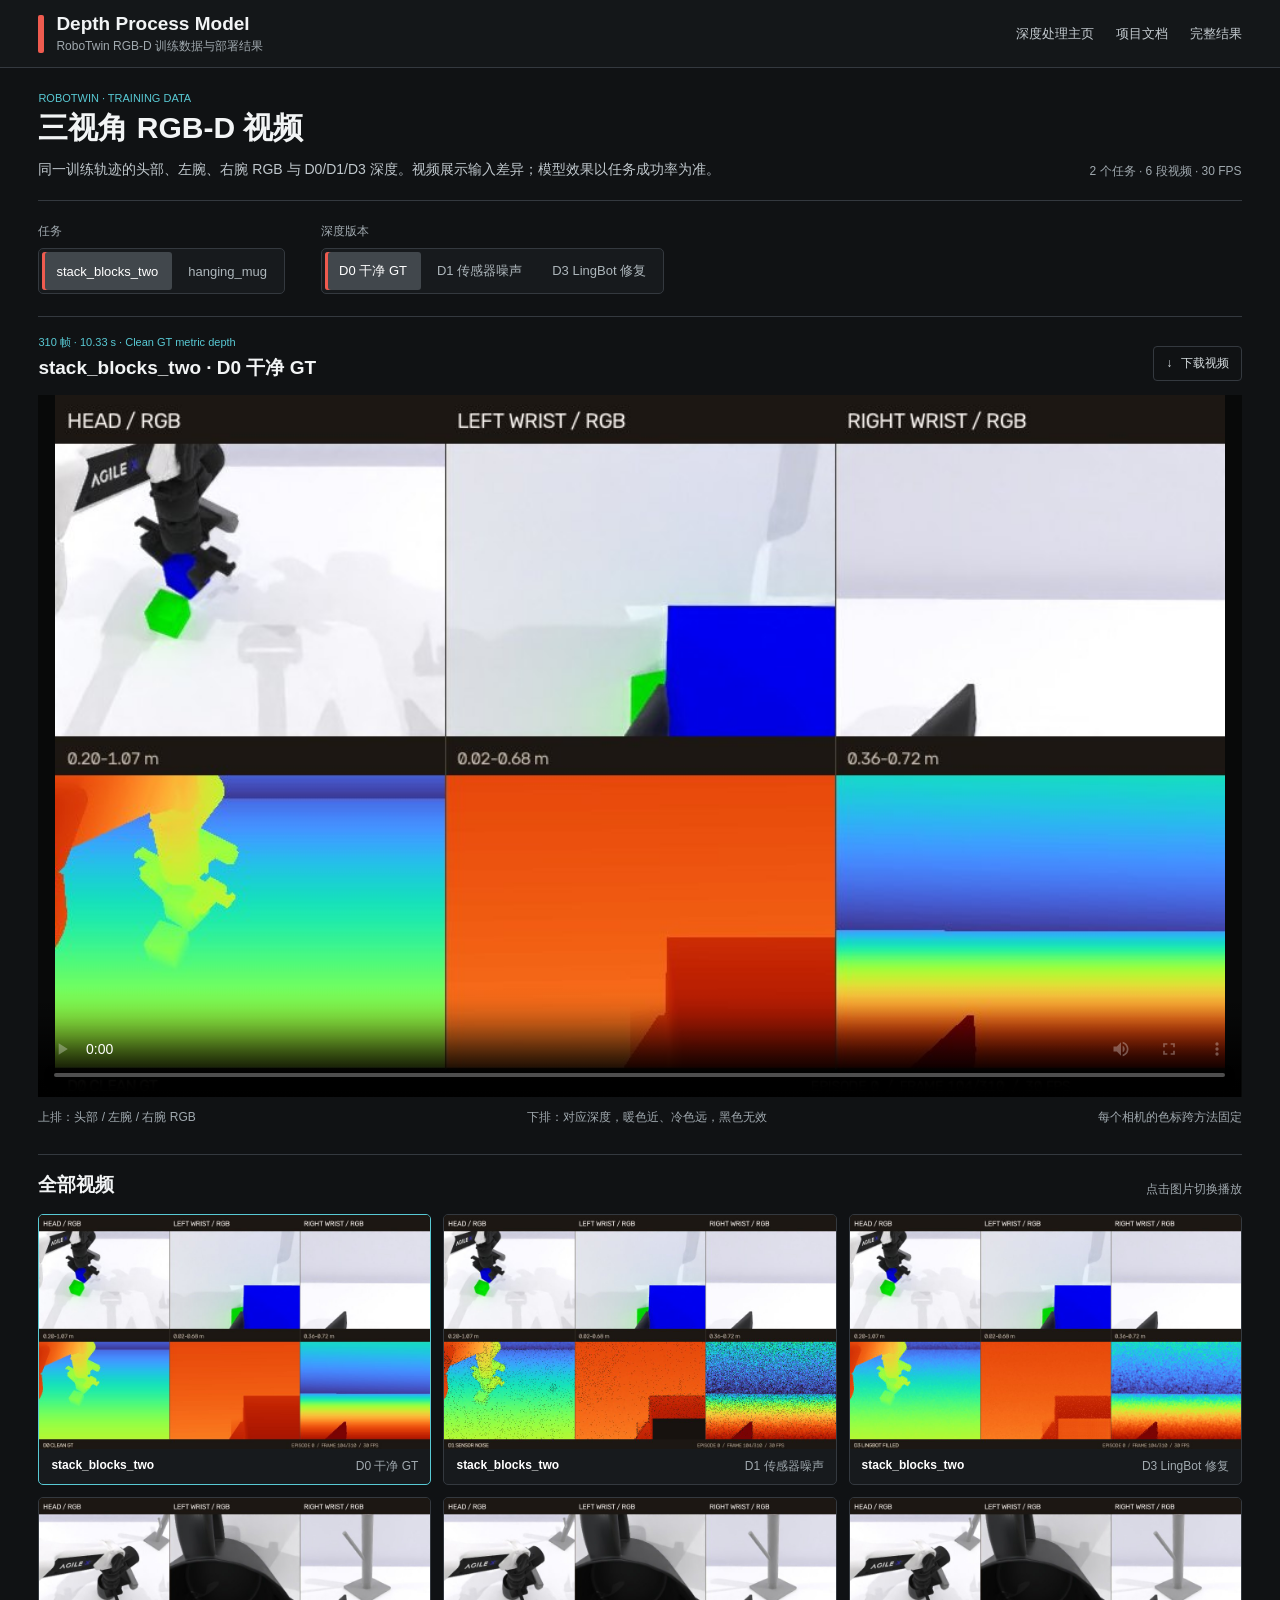
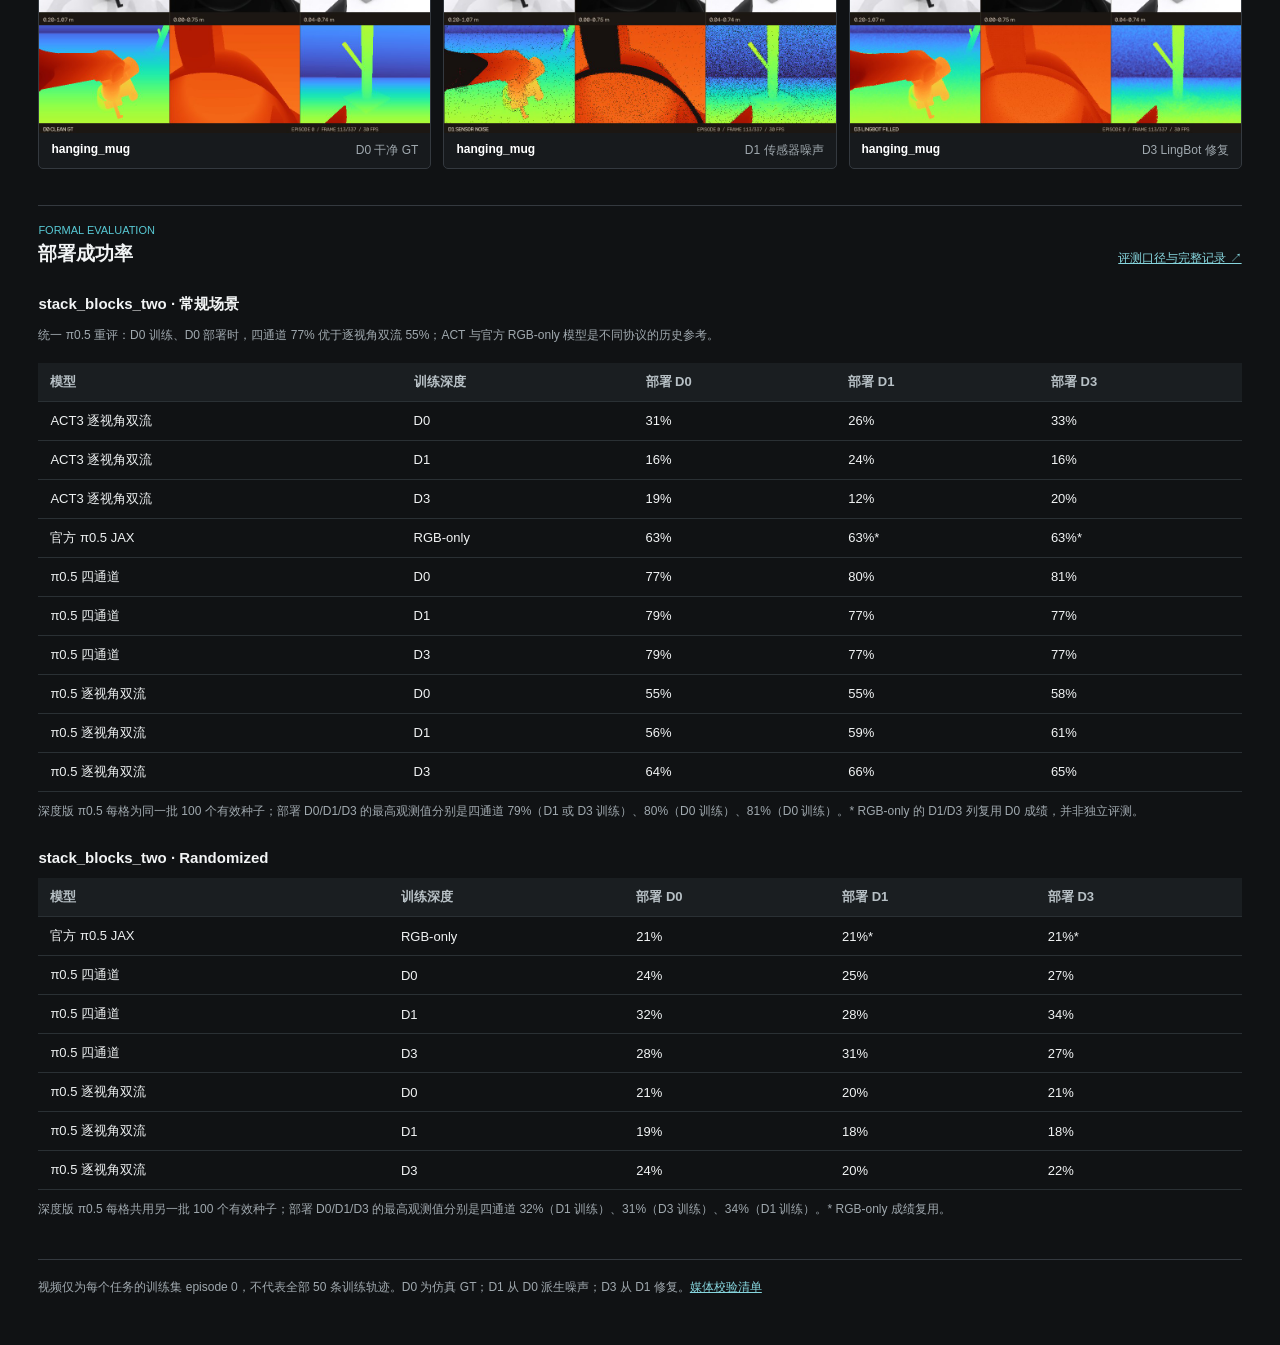
<file: docs/robotwin/index.html>
<!doctype html>
<html lang="zh-CN">
<head>
  <meta charset="utf-8">
  <meta name="viewport" content="width=device-width, initial-scale=1">
  <link rel="icon" href="data:,">
  <title>RoboTwin RGB-D 训练视频与部署结果</title>
  <link rel="stylesheet" href="styles.css">
  <script src="app.js" defer></script>
</head>
<body>
  <header class="site-header">
    <div class="brand"><span class="brand-mark" aria-hidden="true"></span><div><strong>Depth Process Model</strong><small>RoboTwin RGB-D 训练数据与部署结果</small></div></div>
    <nav aria-label="项目导航"><a href="../">深度处理主页</a><a href="https://github.com/expolrer/depth-process-model">项目文档</a><a href="../DEPLOYMENT_RESULTS_README.md">完整结果</a></nav>
  </header>
  <main>
    <section class="page-heading">
      <div><p class="eyebrow">ROBOTWIN · TRAINING DATA</p><h1>三视角 RGB-D 视频</h1><p>同一训练轨迹的头部、左腕、右腕 RGB 与 D0/D1/D3 深度。视频展示输入差异；模型效果以任务成功率为准。</p></div>
      <span class="count">2 个任务 · 6 段视频 · 30 FPS</span>
    </section>

    <section class="controls" aria-label="视频选择">
      <div class="control-group"><span class="control-label">任务</span><div class="segmented" role="group" aria-label="选择任务"><button type="button" data-scene="stack_blocks_two">stack_blocks_two</button><button type="button" data-scene="hanging_mug">hanging_mug</button></div></div>
      <div class="control-group"><span class="control-label">深度版本</span><div class="segmented" role="group" aria-label="选择深度版本"><button type="button" data-method="d0">D0 干净 GT</button><button type="button" data-method="d1">D1 传感器噪声</button><button type="button" data-method="d3">D3 LingBot 修复</button></div></div>
    </section>

    <section class="viewer" aria-label="所选训练视频">
      <div class="section-heading"><div><p class="eyebrow" id="video-meta"></p><h2 id="video-title"></h2></div><a id="video-download" class="download" download><span aria-hidden="true">↓</span> 下载视频</a></div>
      <video id="main-video" controls playsinline preload="metadata" poster="" aria-label="三视角 RGB-D 训练视频"></video>
      <div class="legend"><span>上排：头部 / 左腕 / 右腕 RGB</span><span>下排：对应深度，暖色近、冷色远，黑色无效</span><span>每个相机的色标跨方法固定</span></div>
    </section>

    <section class="gallery" aria-label="全部训练视频"><div class="section-heading"><h2>全部视频</h2><span>点击图片切换播放</span></div><div id="gallery-grid" class="gallery-grid"></div></section>

    <section class="results" aria-label="部署结果"><div class="section-heading"><div><p class="eyebrow">FORMAL EVALUATION</p><h2>部署成功率</h2></div><a href="../DEPLOYMENT_RESULTS_README.md">评测口径与完整记录 ↗</a></div>
      <div id="stack-results" class="result-block"><h3>stack_blocks_two · 常规场景</h3><p class="table-note">统一 π0.5 重评：D0 训练、D0 部署时，四通道 77% 优于逐视角双流 55%；ACT 与官方 RGB-only 模型是不同协议的历史参考。</p><div class="table-wrap"><table><thead><tr><th>模型</th><th>训练深度</th><th>部署 D0</th><th>部署 D1</th><th>部署 D3</th></tr></thead><tbody>
        <tr><td>ACT3 逐视角双流</td><td>D0</td><td>31%</td><td>26%</td><td>33%</td></tr>
        <tr><td>ACT3 逐视角双流</td><td>D1</td><td>16%</td><td>24%</td><td>16%</td></tr>
        <tr><td>ACT3 逐视角双流</td><td>D3</td><td>19%</td><td>12%</td><td>20%</td></tr>
        <tr><td>官方 π0.5 JAX</td><td>RGB-only</td><td>63%</td><td>63%*</td><td>63%*</td></tr>
        <tr><td>π0.5 四通道</td><td>D0</td><td>77%</td><td>80%</td><td>81%</td></tr>
        <tr><td>π0.5 四通道</td><td>D1</td><td>79%</td><td>77%</td><td>77%</td></tr>
        <tr><td>π0.5 四通道</td><td>D3</td><td>79%</td><td>77%</td><td>77%</td></tr>
        <tr><td>π0.5 逐视角双流</td><td>D0</td><td>55%</td><td>55%</td><td>58%</td></tr>
        <tr><td>π0.5 逐视角双流</td><td>D1</td><td>56%</td><td>59%</td><td>61%</td></tr>
        <tr><td>π0.5 逐视角双流</td><td>D3</td><td>64%</td><td>66%</td><td>65%</td></tr>
      </tbody></table></div><p class="table-note">深度版 π0.5 每格为同一批 100 个有效种子；部署 D0/D1/D3 的最高观测值分别是四通道 79%（D1 或 D3 训练）、80%（D0 训练）、81%（D0 训练）。* RGB-only 的 D1/D3 列复用 D0 成绩，并非独立评测。</p>
      <h3>stack_blocks_two · Randomized</h3><div class="table-wrap"><table><thead><tr><th>模型</th><th>训练深度</th><th>部署 D0</th><th>部署 D1</th><th>部署 D3</th></tr></thead><tbody>
        <tr><td>官方 π0.5 JAX</td><td>RGB-only</td><td>21%</td><td>21%*</td><td>21%*</td></tr>
        <tr><td>π0.5 四通道</td><td>D0</td><td>24%</td><td>25%</td><td>27%</td></tr>
        <tr><td>π0.5 四通道</td><td>D1</td><td>32%</td><td>28%</td><td>34%</td></tr>
        <tr><td>π0.5 四通道</td><td>D3</td><td>28%</td><td>31%</td><td>27%</td></tr>
        <tr><td>π0.5 逐视角双流</td><td>D0</td><td>21%</td><td>20%</td><td>21%</td></tr>
        <tr><td>π0.5 逐视角双流</td><td>D1</td><td>19%</td><td>18%</td><td>18%</td></tr>
        <tr><td>π0.5 逐视角双流</td><td>D3</td><td>24%</td><td>20%</td><td>22%</td></tr>
      </tbody></table></div><p class="table-note">深度版 π0.5 每格共用另一批 100 个有效种子；部署 D0/D1/D3 的最高观测值分别是四通道 32%（D1 训练）、31%（D3 训练）、34%（D1 训练）。* RGB-only 成绩复用。</p></div>
      <div id="mug-results" class="result-block" hidden><h3>hanging_mug · Easy</h3><div class="table-wrap"><table><thead><tr><th>模型</th><th>训练深度</th><th>部署 D0</th><th>部署 D1</th><th>部署 D3</th></tr></thead><tbody>
        <tr><td>ACT1 四通道</td><td>D0</td><td>16%</td><td>8%</td><td>8%</td></tr>
        <tr><td>ACT1 四通道</td><td>D1</td><td>15%</td><td>10%</td><td>11%</td></tr>
        <tr><td>ACT1 四通道</td><td>D3</td><td>13%</td><td>13%</td><td>13%</td></tr>
        <tr><td>ACT3 逐视角双流</td><td>D0</td><td>10%</td><td>10%</td><td>12%</td></tr>
        <tr><td>ACT3 逐视角双流</td><td>D1</td><td>0%</td><td>4%</td><td>0%</td></tr>
        <tr><td>ACT3 逐视角双流</td><td>D3</td><td>6%</td><td>13%</td><td>6%</td></tr>
        <tr><td>官方 π0.5 JAX</td><td>RGB-only</td><td>21%</td><td>21%*</td><td>21%*</td></tr>
        <tr><td>π0.5 四通道</td><td>D0</td><td>25%</td><td>27%</td><td>23%</td></tr>
        <tr><td>π0.5 四通道</td><td>D1</td><td>26%</td><td>24%</td><td>26%</td></tr>
        <tr><td>π0.5 四通道</td><td>D3</td><td>30%</td><td>32%</td><td>35%</td></tr>
        <tr><td>π0.5 逐视角双流</td><td>D0</td><td>28%</td><td>34%</td><td>26%</td></tr>
        <tr><td>π0.5 逐视角双流</td><td>D1</td><td>27%</td><td>22%</td><td>23%</td></tr>
        <tr><td>π0.5 逐视角双流</td><td>D3</td><td>25%</td><td>25%</td><td>24%</td></tr>
      </tbody></table></div><p class="table-note">各完成单元使用同一批 100 个 held-out expert-valid seeds。* RGB-only 成绩复用。</p>
      <h3>hanging_mug · Randomized</h3><div class="table-wrap"><table><thead><tr><th>模型</th><th>训练深度</th><th>部署 D0</th><th>部署 D1</th><th>部署 D3</th></tr></thead><tbody>
        <tr><td>官方 π0.5 JAX</td><td>RGB-only</td><td>17%</td><td>17%*</td><td>17%*</td></tr>
        <tr><td>π0.5 四通道</td><td>D0</td><td>16%</td><td>18%</td><td>18%</td></tr>
        <tr><td>π0.5 四通道</td><td>D1</td><td>25%</td><td>20%</td><td>16%</td></tr>
        <tr><td>π0.5 四通道</td><td>D3</td><td>19%</td><td>20%</td><td>22%</td></tr>
        <tr><td>π0.5 逐视角双流</td><td>D0</td><td>18%</td><td>18%</td><td>16%</td></tr>
        <tr><td>π0.5 逐视角双流</td><td>D1</td><td>19%</td><td>18%</td><td>14%</td></tr>
        <tr><td>π0.5 逐视角双流</td><td>D3</td><td>14%</td><td>22%</td><td>15%</td></tr>
      </tbody></table></div><p class="table-note">共用同一批 100 个 expert-valid seeds。* RGB-only 成绩复用。ACT0–ACT4 实测 0/75 后按预设规则停止；ACT5–ACT7 未达正式判定门槛。</p></div>
    </section>
    <footer>视频仅为每个任务的训练集 episode 0，不代表全部 50 条训练轨迹。D0 为仿真 GT；D1 从 D0 派生噪声；D3 从 D1 修复。<a href="media/manifest.json">媒体校验清单</a></footer>
  </main>
</body>
</html>
</file>
<file: docs/robotwin/styles.css>
:root { color-scheme: dark; font-family: Inter, "Segoe UI", "Microsoft YaHei", sans-serif; background: #101214; color: #f2f4f5; --muted: #a0a9af; --line: #34393f; --red: #ef5b4f; --cyan: #58c9d4; }
* { box-sizing: border-box; }
body { margin: 0; min-width: 320px; }
button { font: inherit; }
a { color: #87d6de; }
.site-header { min-height: 68px; padding: 12px clamp(16px, 3vw, 42px); display: flex; align-items: center; justify-content: space-between; gap: 24px; border-bottom: 1px solid var(--line); background: #141719; }
.brand { display: flex; gap: 12px; align-items: center; }
.brand-mark { width: 6px; height: 38px; border-radius: 2px; background: var(--red); }
.brand div { display: grid; gap: 3px; }
.brand strong { font-size: 19px; }
.brand small { color: var(--muted); font-size: 12px; }
.site-header nav { display: flex; flex-wrap: wrap; gap: 22px; font-size: 13px; }
.site-header nav a { color: #c4cbd0; text-decoration: none; }
.site-header nav a:hover { color: white; }
main { width: min(1500px, 100%); margin: auto; padding: 24px clamp(16px, 3vw, 42px) 48px; }
.page-heading, .section-heading { display: flex; justify-content: space-between; align-items: end; gap: 24px; }
.page-heading { padding-bottom: 20px; border-bottom: 1px solid var(--line); }
.eyebrow { margin: 0 0 6px; font-size: 11px; color: var(--cyan); }
h1 { margin: 0; font-size: 30px; line-height: 1.2; }
h2 { margin: 0; font-size: 19px; line-height: 1.3; }
h3 { margin: 28px 0 12px; font-size: 15px; }
.page-heading p:not(.eyebrow) { margin: 12px 0 0; font-size: 14px; color: #c0c8cd; line-height: 1.6; }
.count { color: var(--muted); font-size: 12px; white-space: nowrap; }
.controls { display: flex; flex-wrap: wrap; gap: 18px 36px; padding: 22px 0; }
.control-group { display: grid; gap: 8px; }
.control-label { font-size: 12px; color: var(--muted); }
.segmented { display: flex; flex-wrap: wrap; gap: 2px; padding: 3px; border: 1px solid var(--line); border-radius: 5px; background: #171a1d; }
.segmented button { min-height: 38px; padding: 6px 14px; border: 0; border-radius: 3px; color: #aeb7bc; background: transparent; cursor: pointer; font-size: 13px; }
.segmented button:hover { color: white; background: #292e32; }
.segmented button[aria-pressed="true"] { color: white; background: #41474c; box-shadow: inset 3px 0 0 var(--red); }
.viewer, .gallery, .results { padding-top: 18px; border-top: 1px solid var(--line); }
.viewer .section-heading { margin-bottom: 14px; }
.download { padding: 8px 12px; border: 1px solid var(--line); border-radius: 4px; color: #d5dcdf; font-size: 12px; text-decoration: none; white-space: nowrap; }
.download:hover { background: #292e32; }
.download span { margin-right: 5px; }
video { display: block; width: 100%; aspect-ratio: 5 / 3; max-height: 78vh; background: #080909; object-fit: contain; }
.legend { display: flex; flex-wrap: wrap; justify-content: space-between; gap: 8px 18px; margin: 12px 0 28px; color: var(--muted); font-size: 12px; }
.gallery, .results { margin-top: 18px; }
.gallery .section-heading, .results .section-heading { margin-bottom: 16px; }
.section-heading > span { color: var(--muted); font-size: 12px; }
.gallery-grid { display: grid; grid-template-columns: repeat(3, minmax(0, 1fr)); gap: 12px; }
.gallery-item { display: grid; padding: 0; overflow: hidden; border: 1px solid var(--line); border-radius: 5px; background: #171a1d; color: white; text-align: left; cursor: pointer; }
.gallery-item:hover, .gallery-item[aria-current="true"] { border-color: var(--cyan); }
.gallery-item img { width: 100%; aspect-ratio: 5 / 3; object-fit: cover; }
.gallery-item span { display: flex; justify-content: space-between; flex-wrap: wrap; gap: 4px; padding: 9px 12px; font-size: 12px; }
.gallery-item small { color: var(--muted); font-size: 12px; }
.results { margin-top: 36px; }
.results .section-heading a { font-size: 12px; white-space: nowrap; }
.table-wrap { overflow-x: auto; }
table { width: 100%; border-collapse: collapse; font-size: 13px; }
th, td { padding: 10px 12px; border-bottom: 1px solid #2a3034; text-align: left; white-space: nowrap; }
th { color: #b8c1c6; background: #1a1e21; font-weight: 600; }
td:first-child { color: #edf0f1; }
td:nth-child(n+3) { font-variant-numeric: tabular-nums; }
tr:hover td { background: #1c2225; }
.table-note { margin: 10px 0 18px; color: var(--muted); font-size: 12px; line-height: 1.6; }
[hidden] { display: none !important; }
footer { margin-top: 40px; padding-top: 18px; border-top: 1px solid var(--line); color: var(--muted); font-size: 12px; line-height: 1.6; }
@media (max-width: 820px) { .site-header, .page-heading { align-items: start; flex-direction: column; } .gallery-grid { grid-template-columns: repeat(2, minmax(0, 1fr)); } .site-header nav { gap: 12px; } }
@media (max-width: 520px) { .gallery-grid { grid-template-columns: 1fr; } .section-heading { align-items: start; flex-direction: column; gap: 8px; } h1 { font-size: 25px; } .segmented button { flex: 1; } }
</file>
